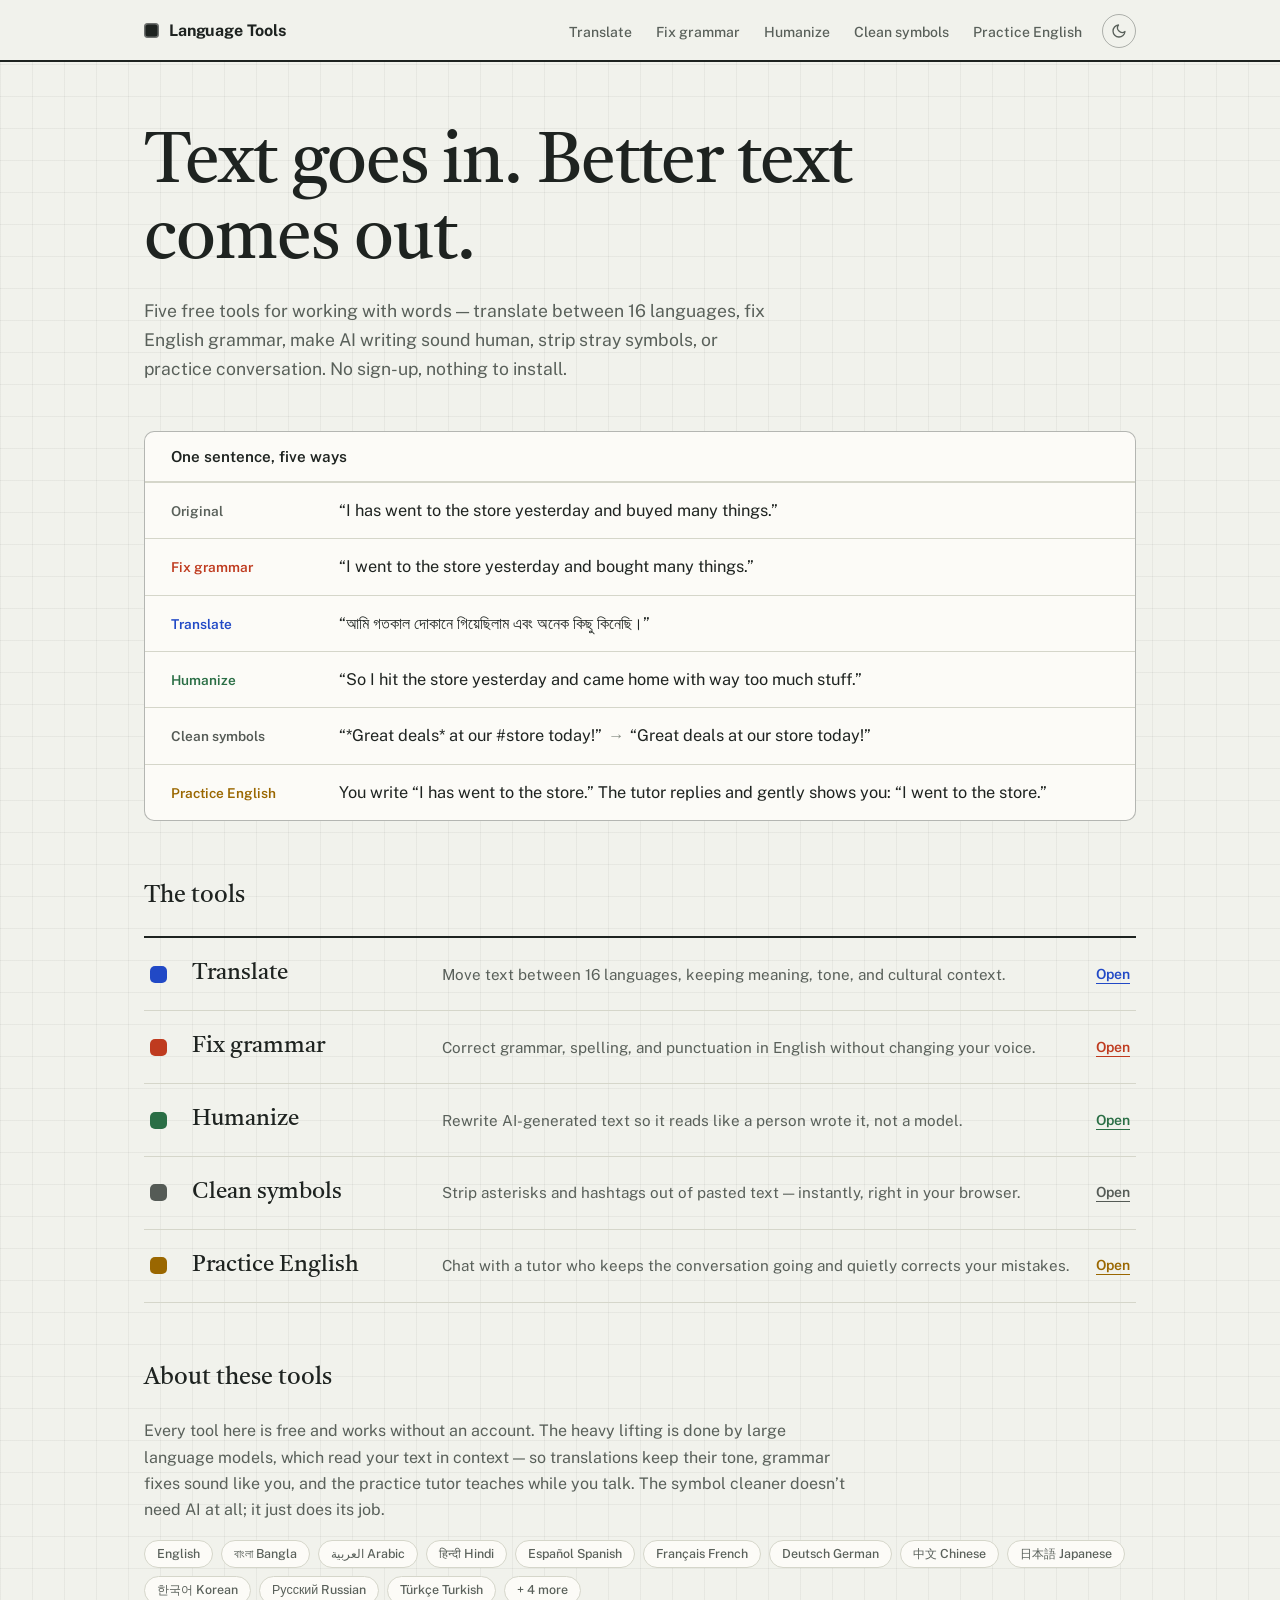
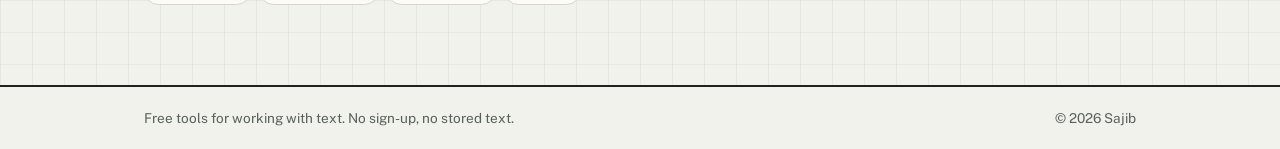
<file: public/index.html>
<!DOCTYPE html>
<html lang="en">

<head>
    <meta name="google-site-verification" content="a1sG3keunZPWV6rhBixmpvQE8-5QFB2cuCeWWYy7MCM" />
    <meta charset="UTF-8">
    <meta name="viewport" content="width=device-width, initial-scale=1.0">
    <title>Free AI Language Tools — Translate, Fix Grammar, Humanize Text, Practice English</title>
    <meta name="description" content="A free collection of AI language tools: translate between 16 languages, fix English grammar, humanize AI-generated text, strip unwanted symbols, and practice English conversation. No sign-up.">
    <meta name="author" content="Sajib">
    <meta name="robots" content="index, follow">
    <meta name="theme-color" content="#1E2320">

    <meta property="og:type" content="website">
    <meta property="og:url" content="https://translatedby-ai.netlify.app/">
    <meta property="og:title" content="Free AI Language Tools">
    <meta property="og:description" content="Translate, fix grammar, humanize AI text, clean symbols, and practice English — five free tools in one place.">
    <meta property="twitter:card" content="summary">
    <link rel="canonical" href="https://translatedby-ai.netlify.app/">

    <link rel="icon" href="data:image/svg+xml,%3Csvg xmlns='http://www.w3.org/2000/svg' viewBox='0 0 16 16'%3E%3Crect width='16' height='16' rx='3' fill='%231E2320'/%3E%3C/svg%3E">

    <script type="application/ld+json">
    {
      "@context": "https://schema.org",
      "@type": "ItemList",
      "name": "Free AI Language Tools",
      "description": "A free collection of AI language tools: translator, grammar fixer, AI text humanizer, symbol remover, and English conversation tutor.",
      "itemListElement": [
        { "@type": "ListItem", "position": 1, "name": "AI Language Translator", "url": "https://translatedby-ai.netlify.app/translate" },
        { "@type": "ListItem", "position": 2, "name": "AI Grammar Fixer", "url": "https://translatedby-ai.netlify.app/grammerfixer" },
        { "@type": "ListItem", "position": 3, "name": "AI Text Humanizer", "url": "https://translatedby-ai.netlify.app/humanize" },
        { "@type": "ListItem", "position": 4, "name": "Symbol Remover", "url": "https://translatedby-ai.netlify.app/sremover" },
        { "@type": "ListItem", "position": 5, "name": "English Conversation Tutor", "url": "https://translatedby-ai.netlify.app/chat" }
      ]
    }
    </script>

    <link rel="preconnect" href="https://fonts.googleapis.com">
    <link rel="preconnect" href="https://fonts.gstatic.com" crossorigin>
    <link href="https://fonts.googleapis.com/css2?family=Public+Sans:wght@400;500;600;700&family=Tiro+Bangla:ital@0;1&display=swap" rel="stylesheet">
    <script src="assets/site.js"></script>
    <link rel="stylesheet" href="assets/site.css">

    <style>
        .hub-masthead { padding-top: 24px; }

        .hub-masthead h1 {
            font-family: var(--font-display);
            font-weight: 400;
            font-size: clamp(2.6rem, 7vw, 4.4rem);
            line-height: 1.08;
            letter-spacing: -0.015em;
            margin: 0 0 18px;
            max-width: 12em;
        }

        .hub-masthead .lede {
            font-size: 1.1rem;
            color: var(--ink-soft);
            max-width: 36em;
            margin: 0;
        }

        /* ── Specimen: one sentence, five ways ── */

        .specimen {
            margin-top: 48px;
            background: var(--card);
            border: 1px solid color-mix(in srgb, var(--ink) 32%, transparent);
            border-radius: var(--radius);
            overflow: hidden;
        }

        .specimen-head {
            padding: 12px 26px;
            border-bottom: 1px solid var(--rule);
            font-weight: 600;
            font-size: 0.95rem;
        }

        .specimen-row {
            display: grid;
            grid-template-columns: 150px 1fr;
            gap: 18px;
            padding: 15px 26px;
            border-top: 1px solid var(--rule);
            align-items: baseline;
        }

        .specimen-row:first-of-type { border-top: none; }

        .specimen-row .who {
            font-size: 0.85rem;
            font-weight: 600;
        }

        .specimen-row .what {
            font-size: 1.02rem;
            line-height: 1.55;
        }

        .specimen-row .what .arrow {
            color: var(--ink-faint);
            margin: 0 6px;
        }

        @media (prefers-reduced-motion: no-preference) {
            .specimen-row { opacity: 0; animation: settle 0.5s ease forwards; }
            .specimen-row:nth-of-type(1) { animation-delay: 0.10s; }
            .specimen-row:nth-of-type(2) { animation-delay: 0.30s; }
            .specimen-row:nth-of-type(3) { animation-delay: 0.50s; }
            .specimen-row:nth-of-type(4) { animation-delay: 0.70s; }
            .specimen-row:nth-of-type(5) { animation-delay: 0.90s; }
            .specimen-row:nth-of-type(6) { animation-delay: 1.10s; }
            @keyframes settle {
                from { opacity: 0; transform: translateY(8px); }
                to   { opacity: 1; transform: translateY(0); }
            }
        }

        /* ── Catalog ledger ── */

        .ledger { border-top: 2px solid var(--ink); }

        .ledger-row {
            display: grid;
            grid-template-columns: 22px 230px 1fr auto;
            gap: 20px;
            align-items: center;
            padding: 22px 6px;
            border-bottom: 1px solid var(--rule);
            text-decoration: none;
            transition: background-color 0.15s;
        }

        .ledger-row:hover { background: var(--card); }

        .ledger-swatch {
            width: 17px;
            height: 17px;
            border-radius: 5px;
            background: var(--tool);
        }

        .ledger-name {
            font-family: var(--font-display);
            font-size: 1.45rem;
            line-height: 1.2;
        }

        .ledger-row:hover .ledger-name { text-decoration: underline; text-decoration-thickness: 2px; text-underline-offset: 5px; }

        .ledger-desc {
            color: var(--ink-soft);
            font-size: 0.95rem;
        }

        .ledger-open {
            font-size: 0.875rem;
            font-weight: 600;
            color: var(--tool);
            text-decoration: underline;
            text-underline-offset: 4px;
            white-space: nowrap;
        }

        .ledger-row:hover .ledger-open { text-decoration: none; }

        @media (max-width: 720px) {
            .ledger-row { grid-template-columns: 22px 1fr; }
            .ledger-desc { grid-column: 2; }
            .ledger-open { display: none; }
            .specimen-row { grid-template-columns: 1fr; gap: 4px; padding: 12px 18px; }
            .specimen-head { padding: 12px 18px; }
        }
    </style>
</head>

<body>

    <header class="topbar">
        <div class="topbar-inner">
            <a class="brand" href="/">
                <span class="brand-mark" aria-hidden="true"></span>
                Language Tools
            </a>
            <div class="topbar-right">
                <nav class="toolstrip" aria-label="Tools">
                    <a href="/translate" data-tool="translate">Translate</a>
                    <a href="/grammerfixer" data-tool="grammar">Fix grammar</a>
                    <a href="/humanize" data-tool="humanize">Humanize</a>
                    <a href="/sremover" data-tool="clean">Clean symbols</a>
                    <a href="/chat" data-tool="tutor">Practice English</a>
                </nav>
                <button class="theme-btn" type="button" data-theme-toggle aria-label="Switch to dark mode" title="Switch to dark mode">
                    <svg class="icon-moon" width="16" height="16" viewBox="0 0 24 24" fill="none" stroke="currentColor" stroke-width="2" stroke-linecap="round" stroke-linejoin="round" aria-hidden="true"><path d="M21 12.79A9 9 0 1 1 11.21 3 7 7 0 0 0 21 12.79z"></path></svg>
                    <svg class="icon-sun" width="16" height="16" viewBox="0 0 24 24" fill="none" stroke="currentColor" stroke-width="2" stroke-linecap="round" stroke-linejoin="round" aria-hidden="true"><circle cx="12" cy="12" r="5"></circle><line x1="12" y1="1" x2="12" y2="4"></line><line x1="12" y1="20" x2="12" y2="23"></line><line x1="4.22" y1="4.22" x2="6.34" y2="6.34"></line><line x1="17.66" y1="17.66" x2="19.78" y2="19.78"></line><line x1="1" y1="12" x2="4" y2="12"></line><line x1="20" y1="12" x2="23" y2="12"></line><line x1="4.22" y1="19.78" x2="6.34" y2="17.66"></line><line x1="17.66" y1="6.34" x2="19.78" y2="4.22"></line></svg>
                </button>
            </div>
        </div>
    </header>

    <main class="page">

        <div class="hub-masthead">
            <h1>Text goes in. Better text comes out.</h1>
            <p class="lede">
                Five free tools for working with words — translate between 16 languages,
                fix English grammar, make AI writing sound human, strip stray symbols,
                or practice conversation. No sign-up, nothing to install.
            </p>
        </div>

        <!-- One sentence, run through every tool -->
        <section class="specimen" aria-label="One sentence, five ways">
            <div class="specimen-head">One sentence, five ways</div>
            <div class="specimen-row">
                <span class="who" style="color: var(--ink-soft);">Original</span>
                <span class="what">“I has went to the store yesterday and buyed many things.”</span>
            </div>
            <div class="specimen-row" style="--tool: var(--ink-grammar);">
                <span class="who" style="color: var(--ink-grammar);">Fix grammar</span>
                <span class="what">“I went to the store yesterday and bought many things.”</span>
            </div>
            <div class="specimen-row" style="--tool: var(--ink-translate);">
                <span class="who" style="color: var(--ink-translate);">Translate</span>
                <span class="what" lang="bn">“আমি গতকাল দোকানে গিয়েছিলাম এবং অনেক কিছু কিনেছি।”</span>
            </div>
            <div class="specimen-row" style="--tool: var(--ink-humanize);">
                <span class="who" style="color: var(--ink-humanize);">Humanize</span>
                <span class="what">“So I hit the store yesterday and came home with way too much stuff.”</span>
            </div>
            <div class="specimen-row" style="--tool: var(--ink-clean);">
                <span class="who" style="color: var(--ink-clean);">Clean symbols</span>
                <span class="what">“*Great deals* at our #store today!”<span class="arrow">→</span>“Great deals at our store today!”</span>
            </div>
            <div class="specimen-row" style="--tool: var(--ink-tutor);">
                <span class="who" style="color: var(--ink-tutor);">Practice English</span>
                <span class="what">You write “I has went to the store.” The tutor replies and gently shows you: “I went to the store.”</span>
            </div>
        </section>

        <!-- Catalog -->
        <section class="section" aria-label="The tools">
            <h2>The tools</h2>
            <div class="ledger">
                <a class="ledger-row" href="/translate" style="--tool: var(--ink-translate);">
                    <span class="ledger-swatch" aria-hidden="true"></span>
                    <span class="ledger-name">Translate</span>
                    <span class="ledger-desc">Move text between 16 languages, keeping meaning, tone, and cultural context.</span>
                    <span class="ledger-open">Open</span>
                </a>
                <a class="ledger-row" href="/grammerfixer" style="--tool: var(--ink-grammar);">
                    <span class="ledger-swatch" aria-hidden="true"></span>
                    <span class="ledger-name">Fix grammar</span>
                    <span class="ledger-desc">Correct grammar, spelling, and punctuation in English without changing your voice.</span>
                    <span class="ledger-open">Open</span>
                </a>
                <a class="ledger-row" href="/humanize" style="--tool: var(--ink-humanize);">
                    <span class="ledger-swatch" aria-hidden="true"></span>
                    <span class="ledger-name">Humanize</span>
                    <span class="ledger-desc">Rewrite AI-generated text so it reads like a person wrote it, not a model.</span>
                    <span class="ledger-open">Open</span>
                </a>
                <a class="ledger-row" href="/sremover" style="--tool: var(--ink-clean);">
                    <span class="ledger-swatch" aria-hidden="true"></span>
                    <span class="ledger-name">Clean symbols</span>
                    <span class="ledger-desc">Strip asterisks and hashtags out of pasted text — instantly, right in your browser.</span>
                    <span class="ledger-open">Open</span>
                </a>
                <a class="ledger-row" href="/chat" style="--tool: var(--ink-tutor);">
                    <span class="ledger-swatch" aria-hidden="true"></span>
                    <span class="ledger-name">Practice English</span>
                    <span class="ledger-desc">Chat with a tutor who keeps the conversation going and quietly corrects your mistakes.</span>
                    <span class="ledger-open">Open</span>
                </a>
            </div>
        </section>

        <section class="section" aria-label="About these tools">
            <h2>About these tools</h2>
            <div class="prose">
                <p>
                    Every tool here is free and works without an account. The heavy lifting is done
                    by large language models, which read your text in context — so translations keep
                    their tone, grammar fixes sound like you, and the practice tutor teaches while
                    you talk. The symbol cleaner doesn’t need AI at all; it just does its job.
                </p>
            </div>
            <ul class="chips" aria-label="Languages supported by the translator">
                <li>English</li>
                <li>বাংলা Bangla</li>
                <li>العربية Arabic</li>
                <li>हिन्दी Hindi</li>
                <li>Español Spanish</li>
                <li>Français French</li>
                <li>Deutsch German</li>
                <li>中文 Chinese</li>
                <li>日本語 Japanese</li>
                <li>한국어 Korean</li>
                <li>Русский Russian</li>
                <li>Türkçe Turkish</li>
                <li>+ 4 more</li>
            </ul>
        </section>

    </main>

    <footer class="foot">
        <div class="foot-inner">
            <span>Free tools for working with text. No sign-up, no stored text.</span>
            <span>© 2026 Sajib</span>
        </div>
    </footer>

</body>
</html>
</file>
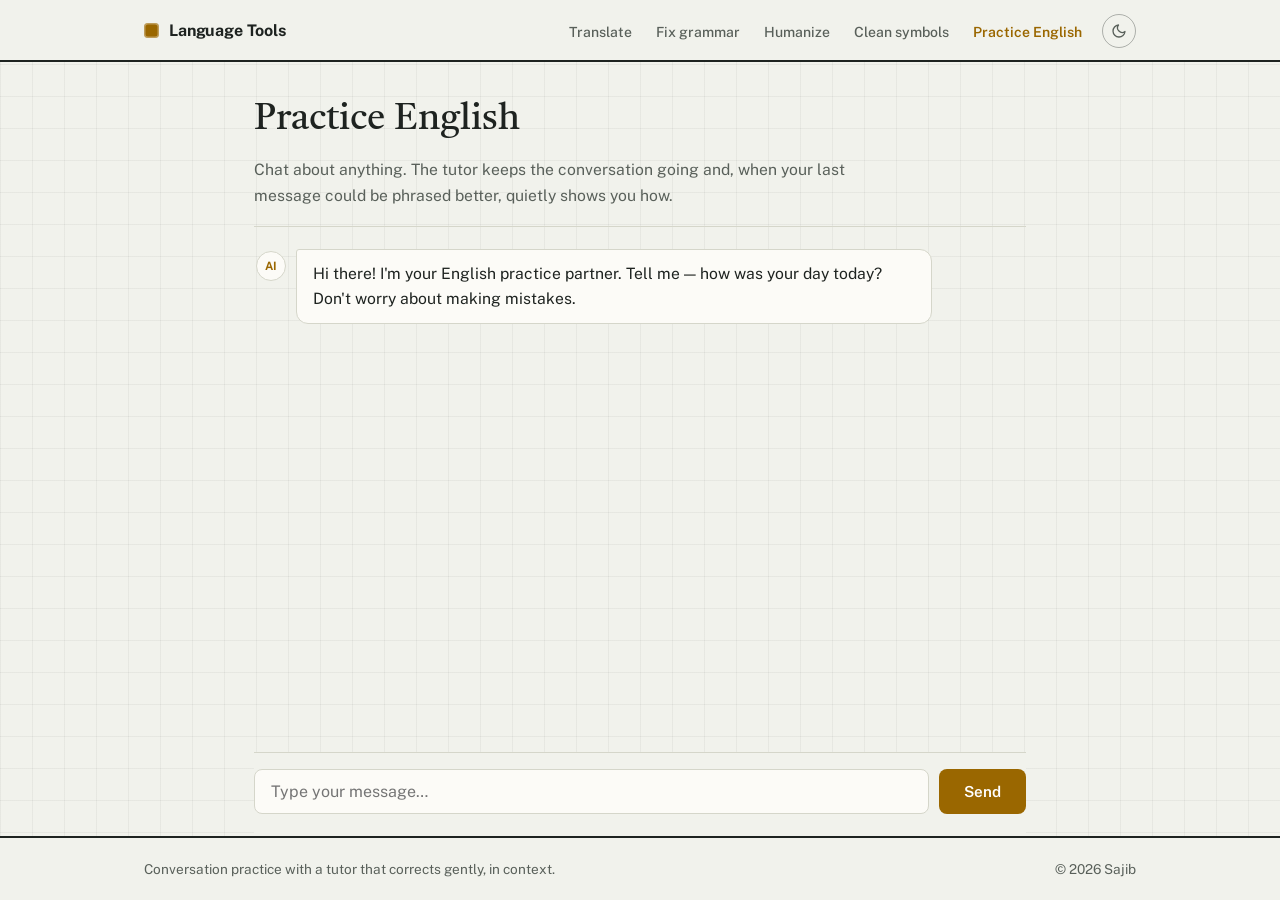
<file: public/chat.html>
<!DOCTYPE html>
<html lang="en">

<head>
    <meta charset="UTF-8">
    <meta name="viewport" content="width=device-width, initial-scale=1.0">

    <title>English Conversation Tutor – Free AI Chat Practice Partner</title>
    <meta name="description" content="Practice English conversation with a free AI tutor. Chat naturally, and get gentle corrections, better phrasings, and explanations as you go. No sign-up.">
    <meta name="author" content="Sajib">
    <meta name="robots" content="index, follow">
    <meta name="theme-color" content="#9A6700">

    <meta property="og:type" content="website">
    <meta property="og:url" content="https://translatedby-ai.netlify.app/chat">
    <meta property="og:title" content="English Conversation Tutor">
    <meta property="og:description" content="Practice English conversation with a free AI tutor that quietly corrects your mistakes.">
    <meta property="twitter:card" content="summary">
    <link rel="canonical" href="https://translatedby-ai.netlify.app/chat">

    <link rel="icon" href="data:image/svg+xml,%3Csvg xmlns='http://www.w3.org/2000/svg' viewBox='0 0 16 16'%3E%3Crect width='16' height='16' rx='3' fill='%239A6700'/%3E%3C/svg%3E">

    <link rel="preconnect" href="https://fonts.googleapis.com">
    <link rel="preconnect" href="https://fonts.gstatic.com" crossorigin>
    <link href="https://fonts.googleapis.com/css2?family=Public+Sans:wght@400;500;600;700&family=Tiro+Bangla:ital@0;1&display=swap" rel="stylesheet">
    <script src="assets/site.js"></script>
    <link rel="stylesheet" href="assets/site.css">

    <style>
        :root { --tool: var(--ink-tutor); --tool-solid: var(--solid-tutor); }

        .chat-layout {
            flex: 1;
            display: flex;
            flex-direction: column;
            width: 100%;
            max-width: 820px;
            margin: 0 auto;
            padding: 0 24px;
            min-height: 0; /* let the message list shrink inside flex */
        }

        .chat-masthead {
            padding: 28px 0 18px;
            border-bottom: 1px solid var(--rule);
        }

        .chat-masthead h1 {
            font-family: var(--font-display);
            font-weight: 400;
            font-size: clamp(1.7rem, 4vw, 2.3rem);
            margin: 0 0 6px;
        }

        .chat-masthead p {
            margin: 0;
            color: var(--ink-soft);
            font-size: 0.98rem;
            max-width: 40em;
        }

        /* Message list */
        #chat-container {
            flex: 1;
            overflow-y: auto;
            padding: 22px 2px;
            display: flex;
            flex-direction: column;
            gap: 14px;
            scrollbar-width: thin;
        }

        .msg-row {
            display: flex;
            gap: 10px;
            max-width: 88%;
        }

        .msg-row.user { align-self: flex-end; flex-direction: row-reverse; }

        .msg-avatar {
            width: 30px;
            height: 30px;
            border-radius: 50%;
            flex-shrink: 0;
            display: flex;
            align-items: center;
            justify-content: center;
            font-size: 0.72rem;
            font-weight: 700;
            letter-spacing: 0.02em;
            border: 1.5px solid var(--rule);
            background: var(--card);
            color: var(--tool);
            margin-top: 2px;
        }

        .msg-row.user .msg-avatar { background: var(--ink); color: var(--paper); border-color: var(--ink); }

        .msg-bubble {
            border-radius: 12px;
            padding: 12px 16px;
            font-size: 0.98rem;
            line-height: 1.55;
        }

        .msg-row.tutor .msg-bubble {
            background: var(--card);
            border: 1px solid var(--rule);
            border-top-left-radius: 3px;
        }

        .msg-row.user .msg-bubble {
            background: var(--tool-solid);
            color: #fff;
            border-top-right-radius: 3px;
        }

        /* Correction card inside tutor bubbles */
        .correction {
            margin-top: 12px;
            border-top: 1px dashed color-mix(in srgb, var(--tool) 40%, var(--rule));
            padding-top: 10px;
            font-size: 0.88rem;
        }

        .correction .c-label {
            font-weight: 700;
            color: var(--tool);
            font-size: 0.8rem;
        }

        .correction .c-block { margin-top: 7px; }

        .correction .c-q {
            font-size: 0.76rem;
            font-weight: 600;
            color: var(--ink-faint);
            margin-bottom: 2px;
        }

        .correction .c-fixed {
            font-family: var(--font-display);
            font-size: 1rem;
        }

        .correction .c-why { color: var(--ink-soft); }

        .correction ul { margin: 2px 0 0; padding-left: 18px; }
        .correction li { font-style: italic; color: var(--ink-soft); }

        /* Typing dots */
        .typing { display: flex; gap: 5px; padding: 4px 0; }

        .typing span {
            width: 7px;
            height: 7px;
            border-radius: 50%;
            background: var(--ink-faint);
            animation: bounce 1s infinite;
        }

        .typing span:nth-child(2) { animation-delay: 0.15s; }
        .typing span:nth-child(3) { animation-delay: 0.3s; }

        @keyframes bounce {
            0%, 60%, 100% { transform: translateY(0); opacity: 0.5; }
            30% { transform: translateY(-5px); opacity: 1; }
        }

        /* Input bar */
        .chat-input-bar {
            border-top: 1px solid var(--rule);
            padding: 16px 0 22px;
            background: var(--paper);
        }

        #chat-form {
            display: flex;
            gap: 10px;
        }

        #user-input {
            flex: 1;
            font-family: var(--font-body);
            font-size: 1rem;
            color: var(--ink);
            background: var(--card);
            border: 1px solid var(--rule);
            border-radius: 8px;
            padding: 12px 16px;
        }

        #user-input:focus {
            outline: none;
            border-color: var(--tool);
            box-shadow: 0 0 0 3px color-mix(in srgb, var(--tool) 15%, transparent);
        }

        #user-input:disabled { opacity: 0.6; }

        @media (max-width: 640px) {
            .msg-row { max-width: 100%; }
        }
    </style>
</head>

<body>

    <header class="topbar">
        <div class="topbar-inner">
            <a class="brand" href="/">
                <span class="brand-mark" aria-hidden="true"></span>
                Language Tools
            </a>
            <div class="topbar-right">
                <nav class="toolstrip" aria-label="Tools">
                    <a href="/translate">Translate</a>
                    <a href="/grammerfixer">Fix grammar</a>
                    <a href="/humanize">Humanize</a>
                    <a href="/sremover">Clean symbols</a>
                    <a href="/chat" class="is-here">Practice English</a>
                </nav>
                <button class="theme-btn" type="button" data-theme-toggle aria-label="Switch to dark mode" title="Switch to dark mode">
                    <svg class="icon-moon" width="16" height="16" viewBox="0 0 24 24" fill="none" stroke="currentColor" stroke-width="2" stroke-linecap="round" stroke-linejoin="round" aria-hidden="true"><path d="M21 12.79A9 9 0 1 1 11.21 3 7 7 0 0 0 21 12.79z"></path></svg>
                    <svg class="icon-sun" width="16" height="16" viewBox="0 0 24 24" fill="none" stroke="currentColor" stroke-width="2" stroke-linecap="round" stroke-linejoin="round" aria-hidden="true"><circle cx="12" cy="12" r="5"></circle><line x1="12" y1="1" x2="12" y2="4"></line><line x1="12" y1="20" x2="12" y2="23"></line><line x1="4.22" y1="4.22" x2="6.34" y2="6.34"></line><line x1="17.66" y1="17.66" x2="19.78" y2="19.78"></line><line x1="1" y1="12" x2="4" y2="12"></line><line x1="20" y1="12" x2="23" y2="12"></line><line x1="4.22" y1="19.78" x2="6.34" y2="17.66"></line><line x1="17.66" y1="6.34" x2="19.78" y2="4.22"></line></svg>
                </button>
            </div>
        </div>
    </header>

    <div class="chat-layout">

        <div class="chat-masthead">
            <h1>Practice English</h1>
            <p>
                Chat about anything. The tutor keeps the conversation going and, when your last
                message could be phrased better, quietly shows you how.
            </p>
        </div>

        <main id="chat-container" aria-label="Conversation with the English tutor">
            <div class="msg-row tutor">
                <div class="msg-avatar" aria-hidden="true">AI</div>
                <div class="msg-bubble">
                    Hi there! I'm your English practice partner. Tell me — how was your day today?
                    Don't worry about making mistakes.
                </div>
            </div>
        </main>

        <div class="chat-input-bar">
            <form id="chat-form">
                <input type="text" id="user-input" placeholder="Type your message…" autocomplete="off"
                    aria-label="Your message" required />
                <button type="submit" id="send-btn" class="btn btn-primary">Send</button>
            </form>
        </div>

    </div>

    <footer class="foot">
        <div class="foot-inner">
            <span>Conversation practice with a tutor that corrects gently, in context.</span>
            <span>© 2026 Sajib</span>
        </div>
    </footer>

    <script>
        const messages = [];

        const chatContainer = document.getElementById("chat-container");
        const chatForm = document.getElementById("chat-form");
        const userInput = document.getElementById("user-input");
        const sendBtn = document.getElementById("send-btn");

        function scrollToBottom() {
            chatContainer.scrollTo({ top: chatContainer.scrollHeight, behavior: 'smooth' });
        }

        function appendUserMessage(text) {
            const wrapper = document.createElement("div");
            wrapper.className = "msg-row user";
            wrapper.innerHTML = `
                <div class="msg-avatar" aria-hidden="true">You</div>
                <div class="msg-bubble">${escapeHTML(text)}</div>
            `;
            chatContainer.appendChild(wrapper);
            scrollToBottom();
        }

        function appendTutorMessage(reply, correction) {
            const wrapper = document.createElement("div");
            wrapper.className = "msg-row tutor";

            let correctionHTML = "";
            if (correction) {
                const alternativesHTML = correction.alternatives
                    .map(alt => `<li>“${escapeHTML(alt)}”</li>`)
                    .join("");

                correctionHTML = `
                    <div class="correction">
                        <span class="c-label">A better way to say it</span>
                        <div class="c-block">
                            <p class="c-fixed">“${escapeHTML(correction.corrected)}”</p>
                        </div>
                        <div class="c-block">
                            <p class="c-q">Why</p>
                            <p class="c-why">${escapeHTML(correction.explanation)}</p>
                        </div>
                        ${alternativesHTML ? `
                        <div class="c-block">
                            <p class="c-q">You could also say</p>
                            <ul>${alternativesHTML}</ul>
                        </div>` : ""}
                    </div>
                `;
            }

            wrapper.innerHTML = `
                <div class="msg-avatar" aria-hidden="true">AI</div>
                <div class="msg-bubble">
                    <p style="margin: 0;">${escapeHTML(reply)}</p>
                    ${correctionHTML}
                </div>
            `;
            chatContainer.appendChild(wrapper);
            scrollToBottom();
        }

        function appendLoadingIndicator() {
            const wrapper = document.createElement("div");
            wrapper.id = "loading-indicator";
            wrapper.className = "msg-row tutor";
            wrapper.innerHTML = `
                <div class="msg-avatar" aria-hidden="true">AI</div>
                <div class="msg-bubble">
                    <div class="typing" role="status" aria-label="The tutor is typing">
                        <span></span><span></span><span></span>
                    </div>
                </div>
            `;
            chatContainer.appendChild(wrapper);
            scrollToBottom();
        }

        function removeLoadingIndicator() {
            const loader = document.getElementById("loading-indicator");
            if (loader) loader.remove();
        }

        function escapeHTML(str) {
            return str.replace(/[&<>'"]/g,
                tag => ({ '&': '&amp;', '<': '&lt;', '>': '&gt;', "'": '&#39;', '"': '&quot;' }[tag] || tag)
            );
        }

        chatForm.addEventListener("submit", async (e) => {
            e.preventDefault();
            const text = userInput.value.trim();
            if (!text) return;

            appendUserMessage(text);
            messages.push({ role: "user", content: text });
            userInput.value = "";

            userInput.disabled = true;
            sendBtn.disabled = true;
            appendLoadingIndicator();

            try {
                const response = await fetch("/.netlify/functions/chat", {
                    method: "POST",
                    headers: { "Content-Type": "application/json" },
                    body: JSON.stringify({ messages })
                });

                if (!response.ok) throw new Error("Network request failed");

                const data = await response.json();
                removeLoadingIndicator();

                appendTutorMessage(data.reply, data.correction);
                messages.push({ role: "assistant", content: data.reply });

            } catch (err) {
                console.error(err);
                removeLoadingIndicator();
                appendTutorMessage("Sorry, I ran into a connection error. Please try sending your message again.", null);
            } finally {
                userInput.disabled = false;
                sendBtn.disabled = false;
                userInput.focus();
            }
        });
    </script>
</body>
</html>
</file>
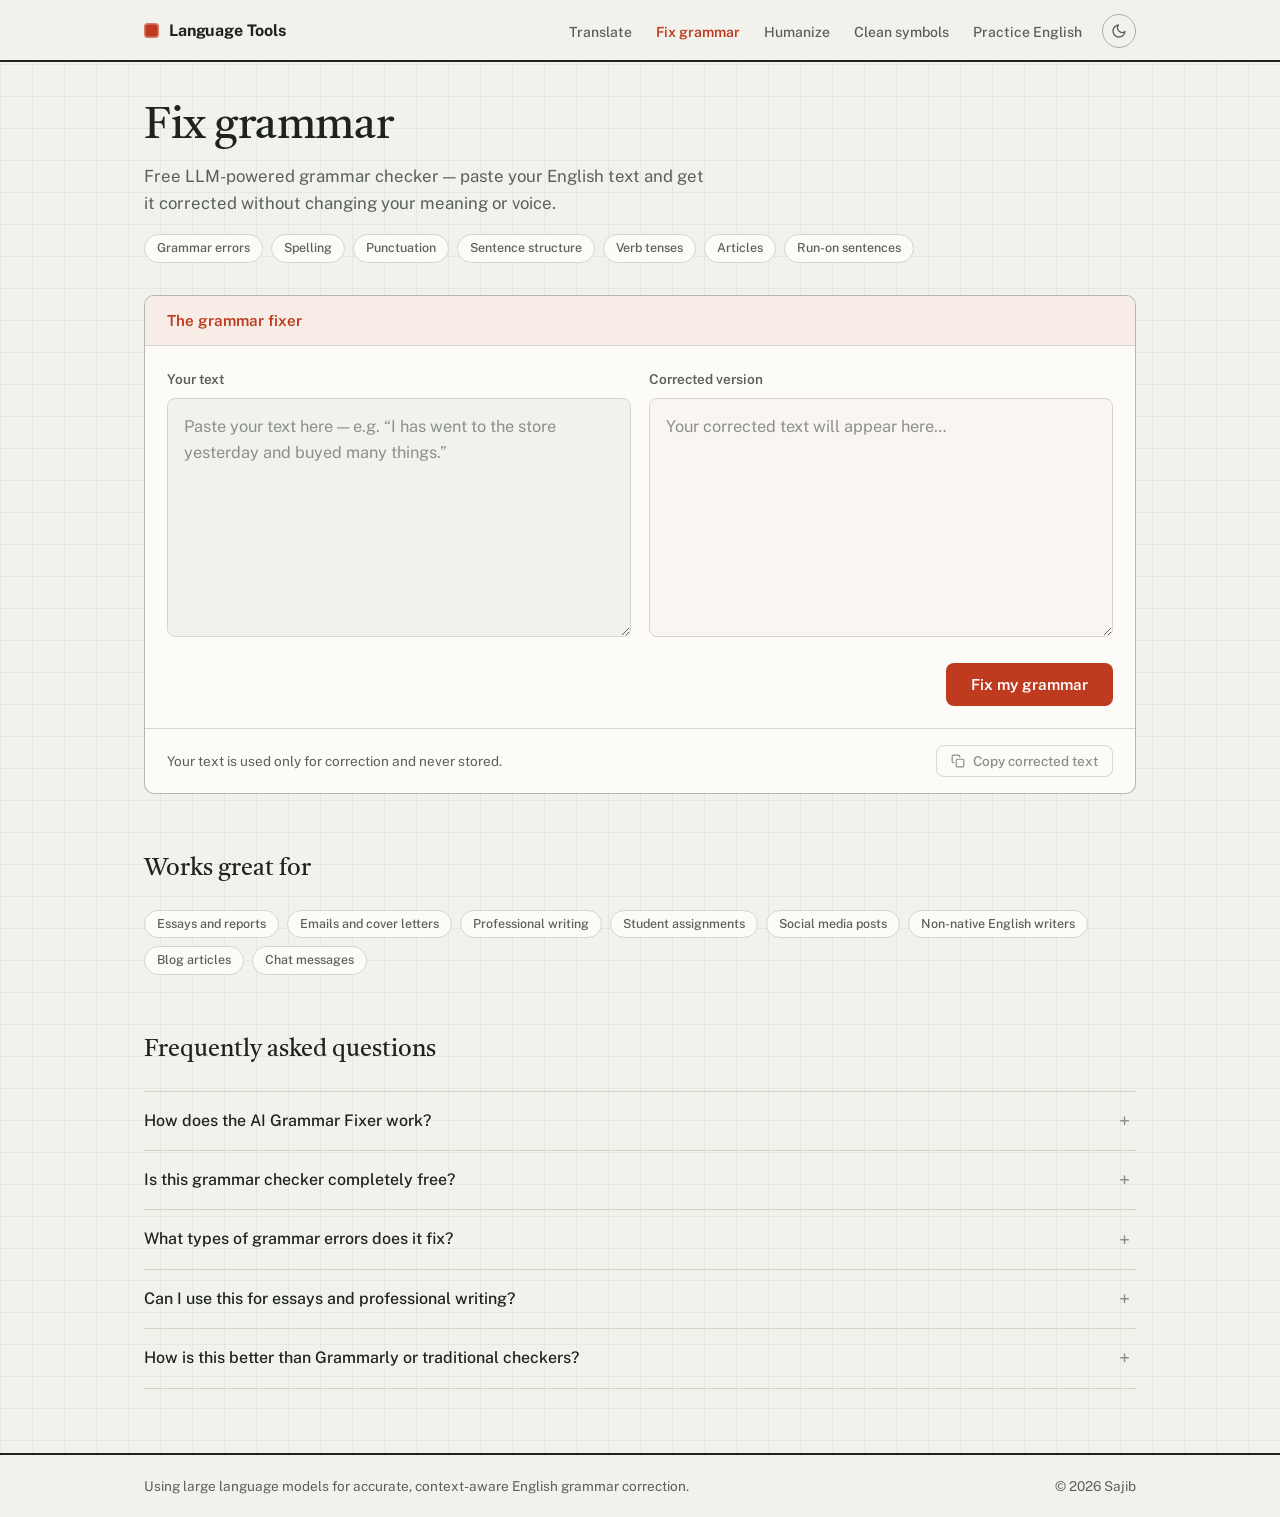
<file: public/grammerfixer.html>
<!DOCTYPE html>
<html lang="en">

<head>
    <meta charset="UTF-8">
    <meta name="viewport" content="width=device-width, initial-scale=1.0">

    <title>AI Grammar Fixer – Free Online Grammar Checker & Corrector | Fix English Grammar Instantly</title>
    <meta name="description" content="Free AI-powered grammar fixer and checker. Instantly correct English grammar, spelling, punctuation, and sentence structure with our advanced LLM tool. No sign-up required.">
    <meta name="keywords" content="AI grammar fixer, free grammar checker, grammar corrector online, English grammar correction, fix grammar online, grammar check free, AI grammar tool, sentence corrector, spelling checker, punctuation fixer, writing assistant, grammar improvement">
    <meta name="author" content="Sajib">
    <meta name="robots" content="index, follow">
    <meta name="theme-color" content="#BF3B1F">

    <!-- Open Graph -->
    <meta property="og:type" content="website">
    <meta property="og:url" content="https://translatedby-ai.netlify.app/grammerfixer">
    <meta property="og:title" content="AI Grammar Fixer – Free Online Grammar Checker & Corrector">
    <meta property="og:description" content="Fix grammar, spelling, and punctuation errors instantly with our free AI-powered grammar checker. No account needed.">
    <meta property="og:image" content="https://translatedby-ai.netlify.app/og-image.jpg">

    <!-- Twitter Card -->
    <meta property="twitter:card" content="summary_large_image">
    <meta property="twitter:url" content="https://translatedby-ai.netlify.app/grammerfixer">
    <meta property="twitter:title" content="AI Grammar Fixer – Free Grammar Checker & Corrector">
    <meta property="twitter:description" content="Instantly fix English grammar, spelling, and punctuation with free AI. No sign-up needed.">
    <meta property="twitter:image" content="https://translatedby-ai.netlify.app/og-image.jpg">

    <link rel="canonical" href="https://translatedby-ai.netlify.app/grammerfixer">

    <link rel="icon" href="data:image/svg+xml,%3Csvg xmlns='http://www.w3.org/2000/svg' viewBox='0 0 16 16'%3E%3Crect width='16' height='16' rx='3' fill='%23BF3B1F'/%3E%3C/svg%3E">

    <!-- SCHEMA: SoftwareApplication + FAQPage -->
    <script type="application/ld+json">
    {
      "@context": "https://schema.org",
      "@type": "SoftwareApplication",
      "name": "AI Grammar Fixer",
      "url": "https://translatedby-ai.netlify.app/grammerfixer",
      "applicationCategory": "UtilitiesApplication",
      "operatingSystem": "Web",
      "description": "Free AI-powered grammar fixer that uses large language models to instantly correct English grammar, spelling, punctuation, and sentence structure.",
      "offers": {
        "@type": "Offer",
        "price": "0",
        "priceCurrency": "USD"
      },
      "featureList": [
        "Grammar correction",
        "Spelling correction",
        "Punctuation fixer",
        "Sentence structure improvement",
        "Copy corrected text to clipboard",
        "No sign-up required",
        "Powered by LLM"
      ]
    }
    </script>

    <script type="application/ld+json">
    {
      "@context": "https://schema.org",
      "@type": "FAQPage",
      "mainEntity": [
        {
          "@type": "Question",
          "name": "How does the AI Grammar Fixer work?",
          "acceptedAnswer": {
            "@type": "Answer",
            "text": "The AI Grammar Fixer uses a large language model (LLM) to analyze your text and correct grammar, spelling, punctuation, and sentence structure errors. It understands context, making corrections that sound natural rather than robotic."
          }
        },
        {
          "@type": "Question",
          "name": "Is this grammar checker free?",
          "acceptedAnswer": {
            "@type": "Answer",
            "text": "Yes, the AI Grammar Fixer is completely free to use. No account, subscription, or payment is required."
          }
        },
        {
          "@type": "Question",
          "name": "What types of errors does the AI Grammar Fixer correct?",
          "acceptedAnswer": {
            "@type": "Answer",
            "text": "It corrects a wide range of errors including subject-verb agreement, verb tenses, article usage (a/an/the), spelling mistakes, punctuation errors, run-on sentences, sentence fragments, and awkward phrasing."
          }
        },
        {
          "@type": "Question",
          "name": "Can I use this grammar fixer for essays or professional writing?",
          "acceptedAnswer": {
            "@type": "Answer",
            "text": "Yes. The AI Grammar Fixer works well for essays, emails, professional documents, social media posts, and everyday writing. It preserves your original meaning while improving clarity and correctness."
          }
        },
        {
          "@type": "Question",
          "name": "How is AI grammar correction better than traditional grammar checkers?",
          "acceptedAnswer": {
            "@type": "Answer",
            "text": "Traditional grammar checkers use fixed rules and often miss context-dependent errors or flag correct sentences as wrong. AI grammar correction uses language models that understand context, tone, and nuance — delivering more accurate and natural corrections."
          }
        }
      ]
    }
    </script>

    <link rel="preconnect" href="https://fonts.googleapis.com">
    <link rel="preconnect" href="https://fonts.gstatic.com" crossorigin>
    <link href="https://fonts.googleapis.com/css2?family=Public+Sans:wght@400;500;600;700&family=Tiro+Bangla:ital@0;1&display=swap" rel="stylesheet">
    <script src="assets/site.js"></script>
    <link rel="stylesheet" href="assets/site.css">

    <style>
        :root { --tool: var(--ink-grammar); --tool-solid: var(--solid-grammar); }

        .fix-grid {
            display: grid;
            grid-template-columns: 1fr 1fr;
            gap: 18px;
        }

        textarea.field { min-height: 220px; }

        .tool-actions {
            display: flex;
            align-items: center;
            justify-content: space-between;
            gap: 14px;
            flex-wrap: wrap;
            margin-top: 18px;
        }

        @media (max-width: 720px) {
            .fix-grid { grid-template-columns: 1fr; }
            textarea.field { min-height: 150px; }
            .tool-actions .btn { width: 100%; }
        }
    </style>
</head>

<body>

    <header class="topbar">
        <div class="topbar-inner">
            <a class="brand" href="/">
                <span class="brand-mark" aria-hidden="true"></span>
                Language Tools
            </a>
            <div class="topbar-right">
                <nav class="toolstrip" aria-label="Tools">
                    <a href="/translate">Translate</a>
                    <a href="/grammerfixer" class="is-here">Fix grammar</a>
                    <a href="/humanize">Humanize</a>
                    <a href="/sremover">Clean symbols</a>
                    <a href="/chat">Practice English</a>
                </nav>
                <button class="theme-btn" type="button" data-theme-toggle aria-label="Switch to dark mode" title="Switch to dark mode">
                    <svg class="icon-moon" width="16" height="16" viewBox="0 0 24 24" fill="none" stroke="currentColor" stroke-width="2" stroke-linecap="round" stroke-linejoin="round" aria-hidden="true"><path d="M21 12.79A9 9 0 1 1 11.21 3 7 7 0 0 0 21 12.79z"></path></svg>
                    <svg class="icon-sun" width="16" height="16" viewBox="0 0 24 24" fill="none" stroke="currentColor" stroke-width="2" stroke-linecap="round" stroke-linejoin="round" aria-hidden="true"><circle cx="12" cy="12" r="5"></circle><line x1="12" y1="1" x2="12" y2="4"></line><line x1="12" y1="20" x2="12" y2="23"></line><line x1="4.22" y1="4.22" x2="6.34" y2="6.34"></line><line x1="17.66" y1="17.66" x2="19.78" y2="19.78"></line><line x1="1" y1="12" x2="4" y2="12"></line><line x1="20" y1="12" x2="23" y2="12"></line><line x1="4.22" y1="19.78" x2="6.34" y2="17.66"></line><line x1="17.66" y1="6.34" x2="19.78" y2="4.22"></line></svg>
                </button>
            </div>
        </div>
    </header>

    <main class="page">

        <div class="masthead">
            <h1>Fix grammar</h1>
            <p class="lede">
                Free LLM-powered grammar checker — paste your English text and get it corrected
                without changing your meaning or voice.
            </p>
            <ul class="chips" aria-label="What gets fixed">
                <li>Grammar errors</li>
                <li>Spelling</li>
                <li>Punctuation</li>
                <li>Sentence structure</li>
                <li>Verb tenses</li>
                <li>Articles</li>
                <li>Run-on sentences</li>
            </ul>
        </div>

        <section class="instrument" role="main" aria-label="Grammar correction tool">
            <div class="instrument-head">The grammar fixer</div>
            <div class="instrument-body">
                <div class="fix-grid">
                    <div>
                        <label class="field-label" for="inputText">Your text</label>
                        <textarea id="inputText" class="field" rows="8"
                            placeholder="Paste your text here — e.g. “I has went to the store yesterday and buyed many things.”"
                            aria-label="Text to grammar check"></textarea>
                    </div>
                    <div>
                        <label class="field-label" for="outputText">Corrected version</label>
                        <textarea id="outputText" class="field" rows="8" readonly
                            placeholder="Your corrected text will appear here…"
                            aria-label="Corrected text output"></textarea>
                    </div>
                </div>

                <div class="tool-actions">
                    <p id="status" class="status" role="status" aria-live="polite"></p>
                    <button class="btn btn-primary" id="fixBtn">Fix my grammar</button>
                </div>
            </div>
            <div class="instrument-foot">
                <span style="font-size: 0.85rem; color: var(--ink-soft);">Your text is used only for correction and never stored.</span>
                <button class="btn btn-ghost btn-sm" id="copyBtn" disabled>
                    <svg width="14" height="14" viewBox="0 0 24 24" fill="none" stroke="currentColor"
                        stroke-width="2" stroke-linecap="round" stroke-linejoin="round" aria-hidden="true">
                        <rect x="9" y="9" width="13" height="13" rx="2" ry="2"></rect>
                        <path d="M5 15H4a2 2 0 0 1-2-2V4a2 2 0 0 1 2-2h9a2 2 0 0 1 2 2v1"></path>
                    </svg>
                    <span id="copyLabel">Copy corrected text</span>
                </button>
            </div>
        </section>

        <section class="section" aria-label="What this tool is good at">
            <h2>Works great for</h2>
            <ul class="chips">
                <li>Essays and reports</li>
                <li>Emails and cover letters</li>
                <li>Professional writing</li>
                <li>Student assignments</li>
                <li>Social media posts</li>
                <li>Non-native English writers</li>
                <li>Blog articles</li>
                <li>Chat messages</li>
            </ul>
        </section>

        <section class="section" aria-label="Frequently asked questions">
            <h2>Frequently asked questions</h2>

            <details class="faq-item">
                <summary>How does the AI Grammar Fixer work?</summary>
                <div class="faq-answer">
                    It uses a large language model to analyze your text in full context and correct
                    grammar, spelling, punctuation, and sentence structure. Unlike rule-based tools,
                    it understands meaning — so corrections sound natural, not robotic.
                </div>
            </details>
            <details class="faq-item">
                <summary>Is this grammar checker completely free?</summary>
                <div class="faq-answer">
                    Yes, completely free. No account, subscription, or payment is required — open the
                    page and start fixing your grammar instantly.
                </div>
            </details>
            <details class="faq-item">
                <summary>What types of grammar errors does it fix?</summary>
                <div class="faq-answer">
                    Subject-verb agreement, verb tenses, article usage (a/an/the), spelling,
                    punctuation, run-on sentences, sentence fragments, word order, and awkward
                    phrasing — covering virtually all common English grammar mistakes.
                </div>
            </details>
            <details class="faq-item">
                <summary>Can I use this for essays and professional writing?</summary>
                <div class="faq-answer">
                    Absolutely. It works well for essays, emails, cover letters, reports, and business
                    documents. The AI preserves your original meaning and voice while improving
                    grammatical correctness and clarity.
                </div>
            </details>
            <details class="faq-item">
                <summary>How is this better than Grammarly or traditional checkers?</summary>
                <div class="faq-answer">
                    Traditional checkers apply fixed grammatical rules and often flag correct sentences
                    as wrong or miss context-dependent errors. This tool uses a language model that
                    reads the full sentence for meaning, making corrections that are both accurate and
                    natural-sounding. And it is free with no paywall.
                </div>
            </details>
        </section>

    </main>

    <footer class="foot">
        <div class="foot-inner">
            <span>Using large language models for accurate, context-aware English grammar correction.</span>
            <span>© 2026 Sajib</span>
        </div>
    </footer>

    <script>
        document.addEventListener('DOMContentLoaded', () => {
            const inputText = document.getElementById('inputText');
            const outputText = document.getElementById('outputText');
            const fixBtn = document.getElementById('fixBtn');
            const copyBtn = document.getElementById('copyBtn');
            const copyLabel = document.getElementById('copyLabel');
            const status = document.getElementById('status');

            fixBtn.addEventListener('click', async () => {
                const text = inputText.value.trim();
                if (!text) {
                    status.textContent = 'Please paste some text first.';
                    status.className = 'status err';
                    return;
                }

                fixBtn.disabled = true;
                fixBtn.innerHTML = 'Fixing<span class="spinner"></span>';
                status.textContent = '';
                status.className = 'status';

                try {
                    const response = await fetch('/.netlify/functions/grammar', {
                        method: 'POST',
                        headers: { 'Content-Type': 'application/json' },
                        body: JSON.stringify({ text })
                    });

                    const data = await response.json();
                    if (!response.ok) throw new Error(data.error || 'Correction failed');

                    outputText.value = data.corrected;
                    status.textContent = 'Corrected — check the right panel.';
                    status.className = 'status ok';
                    copyBtn.disabled = false;
                } catch (error) {
                    console.error('Grammar fix error:', error);
                    status.textContent = 'Something went wrong. Please try again.';
                    status.className = 'status err';
                } finally {
                    fixBtn.disabled = false;
                    fixBtn.textContent = 'Fix my grammar';
                }
            });

            copyBtn.addEventListener('click', async () => {
                if (!outputText.value) return;
                try {
                    await navigator.clipboard.writeText(outputText.value);
                    copyLabel.textContent = 'Copied';
                    setTimeout(() => { copyLabel.textContent = 'Copy corrected text'; }, 2000);
                } catch (err) {
                    console.error('Failed to copy text:', err);
                }
            });
        });
    </script>
</body>
</html>
</file>
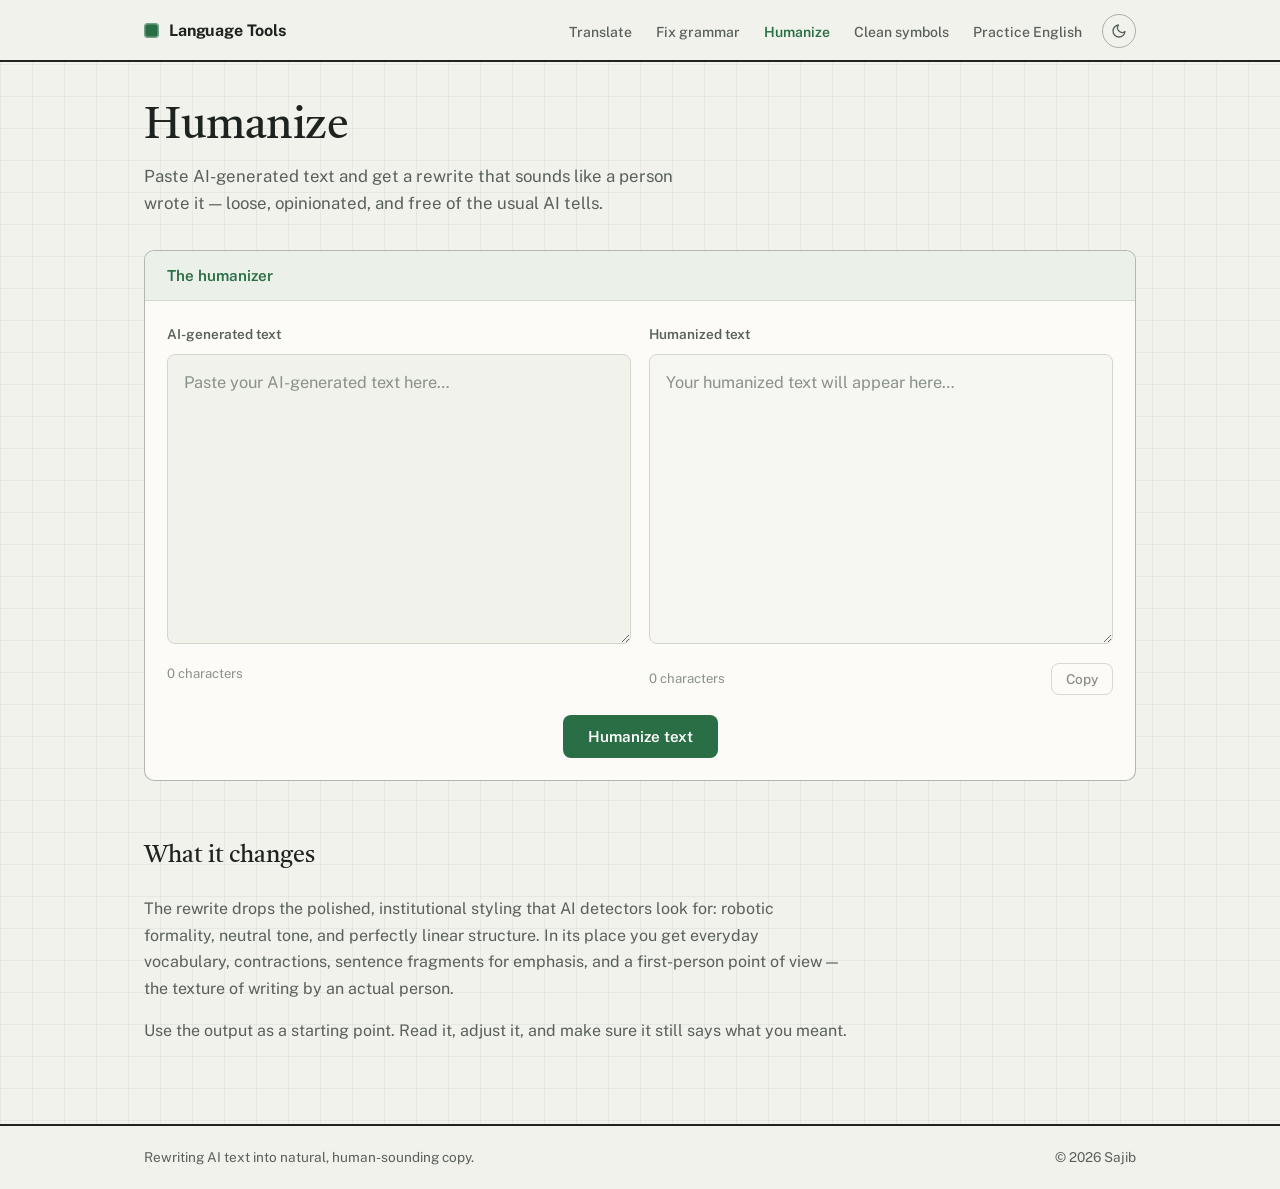
<file: public/humanize.html>
<!DOCTYPE html>
<html lang="en">

<head>
    <meta charset="UTF-8">
    <meta name="viewport" content="width=device-width, initial-scale=1.0">

    <title>AI Text Humanizer – Free Tool to Make AI Writing Sound Human</title>
    <meta name="description" content="Free AI text humanizer. Paste AI-generated text and get a natural, human-sounding rewrite that reads like a real person wrote it. No sign-up required.">
    <meta name="author" content="Sajib">
    <meta name="robots" content="index, follow">
    <meta name="theme-color" content="#2A6E45">

    <meta property="og:type" content="website">
    <meta property="og:url" content="https://translatedby-ai.netlify.app/humanize">
    <meta property="og:title" content="AI Text Humanizer – Make AI Writing Sound Human">
    <meta property="og:description" content="Paste AI-generated text and get a natural, human-sounding rewrite. Free, no sign-up.">
    <meta property="twitter:card" content="summary">
    <link rel="canonical" href="https://translatedby-ai.netlify.app/humanize">

    <link rel="icon" href="data:image/svg+xml,%3Csvg xmlns='http://www.w3.org/2000/svg' viewBox='0 0 16 16'%3E%3Crect width='16' height='16' rx='3' fill='%232A6E45'/%3E%3C/svg%3E">

    <link rel="preconnect" href="https://fonts.googleapis.com">
    <link rel="preconnect" href="https://fonts.gstatic.com" crossorigin>
    <link href="https://fonts.googleapis.com/css2?family=Public+Sans:wght@400;500;600;700&family=Tiro+Bangla:ital@0;1&display=swap" rel="stylesheet">
    <script src="assets/site.js"></script>
    <link rel="stylesheet" href="assets/site.css">

    <style>
        :root { --tool: var(--ink-humanize); --tool-solid: var(--solid-humanize); }

        .humanize-grid {
            display: grid;
            grid-template-columns: 1fr 1fr;
            gap: 18px;
        }

        textarea.field { min-height: 260px; }

        .panel-foot {
            display: flex;
            justify-content: space-between;
            align-items: center;
            gap: 12px;
            margin-top: 10px;
            font-size: 0.82rem;
            color: var(--ink-faint);
        }

        .tool-actions {
            display: flex;
            justify-content: center;
            margin-top: 20px;
        }

        @media (max-width: 720px) {
            .humanize-grid { grid-template-columns: 1fr; }
            textarea.field { min-height: 160px; }
        }
    </style>
</head>

<body>

    <header class="topbar">
        <div class="topbar-inner">
            <a class="brand" href="/">
                <span class="brand-mark" aria-hidden="true"></span>
                Language Tools
            </a>
            <div class="topbar-right">
                <nav class="toolstrip" aria-label="Tools">
                    <a href="/translate">Translate</a>
                    <a href="/grammerfixer">Fix grammar</a>
                    <a href="/humanize" class="is-here">Humanize</a>
                    <a href="/sremover">Clean symbols</a>
                    <a href="/chat">Practice English</a>
                </nav>
                <button class="theme-btn" type="button" data-theme-toggle aria-label="Switch to dark mode" title="Switch to dark mode">
                    <svg class="icon-moon" width="16" height="16" viewBox="0 0 24 24" fill="none" stroke="currentColor" stroke-width="2" stroke-linecap="round" stroke-linejoin="round" aria-hidden="true"><path d="M21 12.79A9 9 0 1 1 11.21 3 7 7 0 0 0 21 12.79z"></path></svg>
                    <svg class="icon-sun" width="16" height="16" viewBox="0 0 24 24" fill="none" stroke="currentColor" stroke-width="2" stroke-linecap="round" stroke-linejoin="round" aria-hidden="true"><circle cx="12" cy="12" r="5"></circle><line x1="12" y1="1" x2="12" y2="4"></line><line x1="12" y1="20" x2="12" y2="23"></line><line x1="4.22" y1="4.22" x2="6.34" y2="6.34"></line><line x1="17.66" y1="17.66" x2="19.78" y2="19.78"></line><line x1="1" y1="12" x2="4" y2="12"></line><line x1="20" y1="12" x2="23" y2="12"></line><line x1="4.22" y1="19.78" x2="6.34" y2="17.66"></line><line x1="17.66" y1="6.34" x2="19.78" y2="4.22"></line></svg>
                </button>
            </div>
        </div>
    </header>

    <main class="page">

        <div class="masthead">
            <h1>Humanize</h1>
            <p class="lede">
                Paste AI-generated text and get a rewrite that sounds like a person wrote it —
                loose, opinionated, and free of the usual AI tells.
            </p>
        </div>

        <section class="instrument" role="main" aria-label="AI text humanizer tool">
            <div class="instrument-head">The humanizer</div>
            <div class="instrument-body">
                <div class="humanize-grid">
                    <div>
                        <label class="field-label" for="inputText">AI-generated text</label>
                        <textarea id="inputText" class="field" rows="10"
                            placeholder="Paste your AI-generated text here…"
                            aria-label="AI generated text to humanize"></textarea>
                        <div class="panel-foot">
                            <span id="inputCounter">0 characters</span>
                        </div>
                    </div>
                    <div>
                        <label class="field-label" for="outputText">Humanized text</label>
                        <textarea id="outputText" class="field" rows="10" readonly
                            placeholder="Your humanized text will appear here…"
                            aria-label="Humanized text output"></textarea>
                        <div class="panel-foot">
                            <span id="outputCounter">0 characters</span>
                            <button class="btn btn-ghost btn-sm" id="copyBtn" disabled>Copy</button>
                        </div>
                    </div>
                </div>

                <div class="tool-actions">
                    <button class="btn btn-primary" id="humanizeBtn">Humanize text</button>
                </div>
            </div>
        </section>

        <section class="section" aria-label="What the humanizer changes">
            <h2>What it changes</h2>
            <div class="prose">
                <p>
                    The rewrite drops the polished, institutional styling that AI detectors look for:
                    robotic formality, neutral tone, and perfectly linear structure. In its place you
                    get everyday vocabulary, contractions, sentence fragments for emphasis, and a
                    first-person point of view — the texture of writing by an actual person.
                </p>
                <p>
                    Use the output as a starting point. Read it, adjust it, and make sure it still
                    says what you meant.
                </p>
            </div>
        </section>

    </main>

    <footer class="foot">
        <div class="foot-inner">
            <span>Rewriting AI text into natural, human-sounding copy.</span>
            <span>© 2026 Sajib</span>
        </div>
    </footer>

    <script>
        document.addEventListener("DOMContentLoaded", () => {
            const inputText = document.getElementById("inputText");
            const outputText = document.getElementById("outputText");
            const humanizeBtn = document.getElementById("humanizeBtn");
            const copyBtn = document.getElementById("copyBtn");
            const inputCounter = document.getElementById("inputCounter");
            const outputCounter = document.getElementById("outputCounter");

            inputText.addEventListener("input", () => {
                const length = inputText.value.length;
                inputCounter.textContent = `${length} character${length === 1 ? "" : "s"}`;
            });

            humanizeBtn.addEventListener("click", async () => {
                const textToProcess = inputText.value.trim();

                if (!textToProcess) {
                    alert("Please paste some text to humanize first.");
                    return;
                }

                humanizeBtn.disabled = true;
                humanizeBtn.innerHTML = "Humanizing<span class='spinner'></span>";
                copyBtn.disabled = true;

                try {
                    const response = await fetch("/.netlify/functions/humanize", {
                        method: "POST",
                        headers: { "Content-Type": "application/json" },
                        body: JSON.stringify({ text: textToProcess }),
                    });

                    const data = await response.json();

                    if (!response.ok) {
                        throw new Error(data.error || "An unexpected error occurred.");
                    }

                    outputText.value = data.humanizedText;
                    outputCounter.textContent = `${data.humanizedText.length} characters`;
                    copyBtn.disabled = false;
                } catch (error) {
                    alert(`Error: ${error.message}`);
                    outputText.value = "";
                    outputCounter.textContent = "0 characters";
                } finally {
                    humanizeBtn.disabled = false;
                    humanizeBtn.textContent = "Humanize text";
                }
            });

            copyBtn.addEventListener("click", () => {
                if (!outputText.value) return;

                navigator.clipboard.writeText(outputText.value)
                    .then(() => {
                        const originalText = copyBtn.textContent;
                        copyBtn.textContent = "Copied";
                        setTimeout(() => { copyBtn.textContent = originalText; }, 2000);
                    })
                    .catch(err => console.error("Could not copy text: ", err));
            });
        });
    </script>
</body>
</html>
</file>
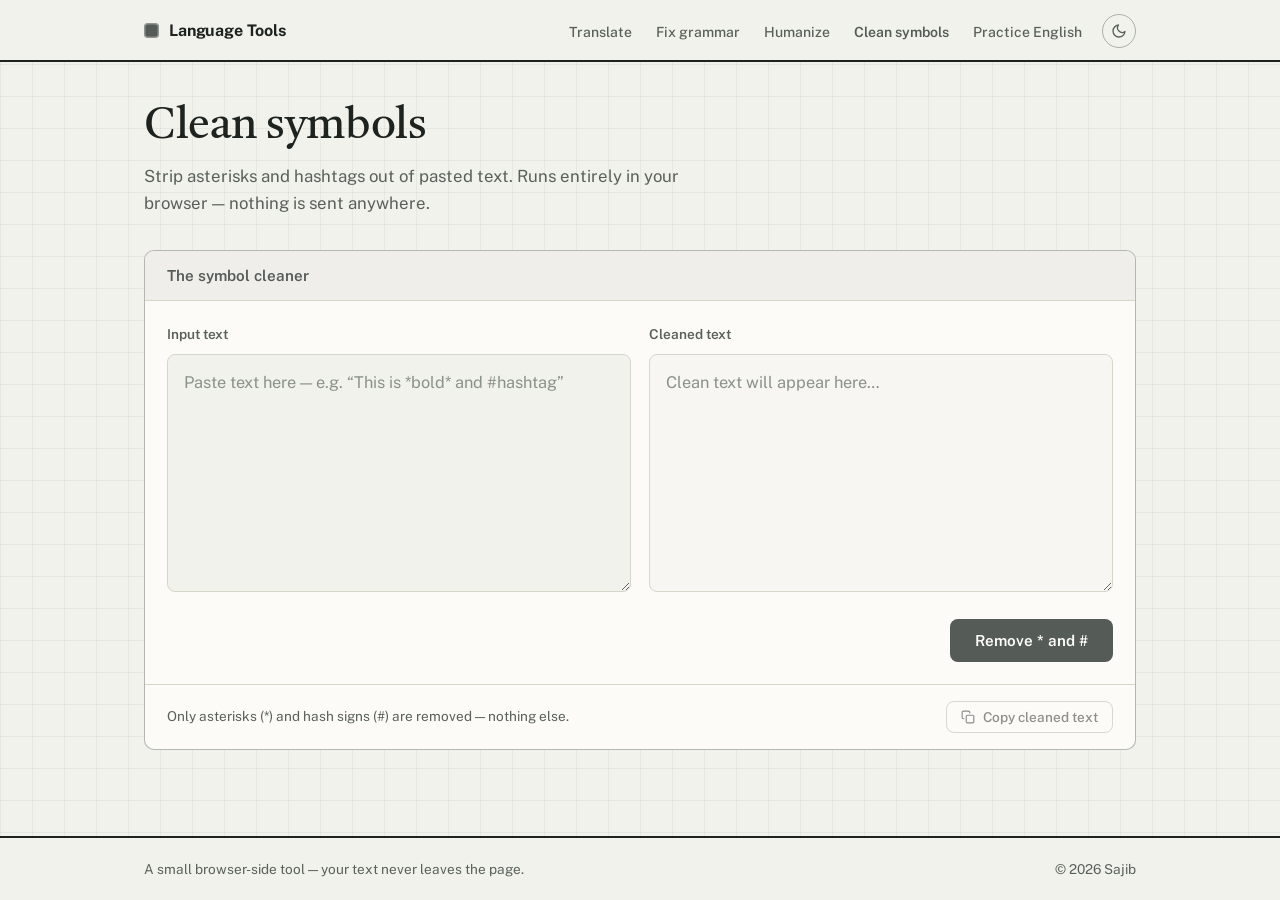
<file: public/sremover.html>
<!DOCTYPE html>
<html lang="en">

<head>
    <meta charset="UTF-8">
    <meta name="viewport" content="width=device-width, initial-scale=1.0">

    <title>Symbol Remover – Free Tool to Strip Asterisks & Hashtags from Text</title>
    <meta name="description" content="Free online symbol remover tool. Remove unwanted symbols like asterisks (*) and hashtags (#) from your text instantly.">
    <meta name="keywords" content="symbol remover, remove asterisks, remove hashtags, clean text, text cleaner tool, remove special characters">
    <meta name="author" content="Sajib">
    <meta name="robots" content="index, follow">
    <meta name="theme-color" content="#555B56">

    <meta property="og:type" content="website">
    <meta property="og:url" content="https://translatedby-ai.netlify.app/sremover">
    <meta property="og:title" content="Symbol Remover">
    <meta property="og:description" content="Free online symbol remover tool. Remove unwanted symbols like asterisks (*) and hashtags (#) from your text instantly.">
    <meta property="og:image" content="https://translatedby-ai.netlify.app/og-image.jpg">
    <meta property="twitter:card" content="summary_large_image">
    <meta property="twitter:url" content="https://translatedby-ai.netlify.app/sremover">
    <meta property="twitter:title" content="Symbol Remover">
    <meta property="twitter:description" content="Free online symbol remover tool. Remove unwanted symbols like asterisks (*) and hashtags (#) from your text instantly.">
    <link rel="canonical" href="https://translatedby-ai.netlify.app/sremover">

    <link rel="icon" href="data:image/svg+xml,%3Csvg xmlns='http://www.w3.org/2000/svg' viewBox='0 0 16 16'%3E%3Crect width='16' height='16' rx='3' fill='%23555B56'/%3E%3C/svg%3E">

    <link rel="preconnect" href="https://fonts.googleapis.com">
    <link rel="preconnect" href="https://fonts.gstatic.com" crossorigin>
    <link href="https://fonts.googleapis.com/css2?family=Public+Sans:wght@400;500;600;700&family=Tiro+Bangla:ital@0;1&display=swap" rel="stylesheet">
    <script src="assets/site.js"></script>
    <link rel="stylesheet" href="assets/site.css">

    <style>
        :root { --tool: var(--ink-clean); --tool-solid: var(--solid-clean); }

        .clean-grid {
            display: grid;
            grid-template-columns: 1fr 1fr;
            gap: 18px;
        }

        .tool-actions {
            display: flex;
            align-items: center;
            justify-content: space-between;
            gap: 14px;
            flex-wrap: wrap;
            margin-top: 18px;
        }

        @media (max-width: 720px) {
            .clean-grid { grid-template-columns: 1fr; }
            .tool-actions .btn { width: 100%; }
        }
    </style>
</head>

<body>

    <header class="topbar">
        <div class="topbar-inner">
            <a class="brand" href="/">
                <span class="brand-mark" aria-hidden="true"></span>
                Language Tools
            </a>
            <div class="topbar-right">
                <nav class="toolstrip" aria-label="Tools">
                    <a href="/translate">Translate</a>
                    <a href="/grammerfixer">Fix grammar</a>
                    <a href="/humanize">Humanize</a>
                    <a href="/sremover" class="is-here">Clean symbols</a>
                    <a href="/chat">Practice English</a>
                </nav>
                <button class="theme-btn" type="button" data-theme-toggle aria-label="Switch to dark mode" title="Switch to dark mode">
                    <svg class="icon-moon" width="16" height="16" viewBox="0 0 24 24" fill="none" stroke="currentColor" stroke-width="2" stroke-linecap="round" stroke-linejoin="round" aria-hidden="true"><path d="M21 12.79A9 9 0 1 1 11.21 3 7 7 0 0 0 21 12.79z"></path></svg>
                    <svg class="icon-sun" width="16" height="16" viewBox="0 0 24 24" fill="none" stroke="currentColor" stroke-width="2" stroke-linecap="round" stroke-linejoin="round" aria-hidden="true"><circle cx="12" cy="12" r="5"></circle><line x1="12" y1="1" x2="12" y2="4"></line><line x1="12" y1="20" x2="12" y2="23"></line><line x1="4.22" y1="4.22" x2="6.34" y2="6.34"></line><line x1="17.66" y1="17.66" x2="19.78" y2="19.78"></line><line x1="1" y1="12" x2="4" y2="12"></line><line x1="20" y1="12" x2="23" y2="12"></line><line x1="4.22" y1="19.78" x2="6.34" y2="17.66"></line><line x1="17.66" y1="6.34" x2="19.78" y2="4.22"></line></svg>
                </button>
            </div>
        </div>
    </header>

    <main class="page">

        <div class="masthead">
            <h1>Clean symbols</h1>
            <p class="lede">
                Strip asterisks and hashtags out of pasted text. Runs entirely in your browser —
                nothing is sent anywhere.
            </p>
        </div>

        <section class="instrument" role="main" aria-label="Symbol remover tool">
            <div class="instrument-head">The symbol cleaner</div>
            <div class="instrument-body">
                <div class="clean-grid">
                    <div>
                        <label class="field-label" for="inputText">Input text</label>
                        <textarea id="inputText" class="field" rows="8"
                            placeholder="Paste text here — e.g. “This is *bold* and #hashtag”"
                            aria-label="Text to clean"></textarea>
                    </div>
                    <div>
                        <label class="field-label" for="outputText">Cleaned text</label>
                        <textarea id="outputText" class="field" rows="8" readonly
                            placeholder="Clean text will appear here…"
                            aria-label="Cleaned text output"></textarea>
                    </div>
                </div>

                <div class="tool-actions">
                    <p id="status" class="status" role="status" aria-live="polite"></p>
                    <button class="btn btn-primary" id="cleanBtn">Remove * and #</button>
                </div>
            </div>
            <div class="instrument-foot">
                <span style="font-size: 0.85rem; color: var(--ink-soft);">Only asterisks (*) and hash signs (#) are removed — nothing else.</span>
                <button class="btn btn-ghost btn-sm" id="copyBtn" disabled>
                    <svg width="14" height="14" viewBox="0 0 24 24" fill="none" stroke="currentColor"
                        stroke-width="2" stroke-linecap="round" stroke-linejoin="round" aria-hidden="true">
                        <rect x="9" y="9" width="13" height="13" rx="2" ry="2"></rect>
                        <path d="M5 15H4a2 2 0 0 1-2-2V4a2 2 0 0 1 2-2h9a2 2 0 0 1 2 2v1"></path>
                    </svg>
                    <span id="copyLabel">Copy cleaned text</span>
                </button>
            </div>
        </section>

    </main>

    <footer class="foot">
        <div class="foot-inner">
            <span>A small browser-side tool — your text never leaves the page.</span>
            <span>© 2026 Sajib</span>
        </div>
    </footer>

    <script>
        document.addEventListener('DOMContentLoaded', () => {
            const inputText = document.getElementById('inputText');
            const outputText = document.getElementById('outputText');
            const cleanBtn = document.getElementById('cleanBtn');
            const copyBtn = document.getElementById('copyBtn');
            const copyLabel = document.getElementById('copyLabel');
            const status = document.getElementById('status');

            cleanBtn.addEventListener('click', () => {
                const input = inputText.value;

                if (!input) {
                    status.textContent = 'Please enter some text first.';
                    status.className = 'status err';
                    outputText.value = '';
                    copyBtn.disabled = true;
                    return;
                }

                outputText.value = input.replace(/[*#]/g, '');
                status.textContent = 'Symbols removed.';
                status.className = 'status ok';
                copyBtn.disabled = false;
            });

            copyBtn.addEventListener('click', async () => {
                if (!outputText.value) return;
                try {
                    await navigator.clipboard.writeText(outputText.value);
                    copyLabel.textContent = 'Copied';
                    setTimeout(() => { copyLabel.textContent = 'Copy cleaned text'; }, 2000);
                } catch (err) {
                    console.error('Failed to copy text: ', err);
                }
            });
        });
    </script>
</body>
</html>
</file>
<file: public/assets/site.css>
/* ═══════════════════════════════════════════════════════════
   Language Tools — shared design system
   Concept: the language workbench. Cool graph-paper ground,
   ink text, one ink color per tool (color = wayfinding).
   ═══════════════════════════════════════════════════════════ */

:root {
    /* Ground */
    --paper: #F1F2EC;
    --card: #FCFBF7;
    --ink: #1E2320;
    --ink-soft: #59605A;
    --ink-faint: #8A9188;
    --rule: #D5D6CA;
    --status-err: #A33217;

    /* Tool inks — text, borders, accents; adapted per theme */
    --ink-translate: #2149C6;
    --ink-grammar: #BF3B1F;
    --ink-humanize: #2A6E45;
    --ink-clean: #555B56;
    --ink-tutor: #9A6700;

    /* Solid tool colors — button/bubble backgrounds; constant across themes */
    --solid-translate: #2149C6;
    --solid-grammar: #BF3B1F;
    --solid-humanize: #2A6E45;
    --solid-clean: #555B56;
    --solid-tutor: #9A6700;

    /* Tool ink — overridden per page */
    --tool: var(--ink);
    --tool-solid: var(--ink);

    /* Type */
    --font-display: 'Tiro Bangla', 'Public Sans', serif;
    --font-body: 'Public Sans', -apple-system, 'Segoe UI', sans-serif;

    --radius: 10px;
    --maxw: 1040px;

    color-scheme: light;
}

/* Dark palette: applied only when the visitor toggles it on.
   Light is the default; the system preference is not followed. */
:root[data-theme="dark"] {
    --paper: #191D1B;
    --card: #212623;
    --ink: #E9EAE3;
    --ink-soft: #A9AFA8;
    --ink-faint: #7A817A;
    --rule: #3B423D;
    --status-err: #F08A6E;

    --ink-translate: #8FA9F2;
    --ink-grammar: #EC8062;
    --ink-humanize: #6FBF90;
    --ink-clean: #B4BAB3;
    --ink-tutor: #E0A94B;

    color-scheme: dark;
}

* { box-sizing: border-box; }

body {
    margin: 0;
    font-family: var(--font-body);
    font-size: 1rem;
    line-height: 1.65;
    color: var(--ink);
    background-color: var(--paper);
    background-image:
        linear-gradient(color-mix(in srgb, var(--ink) 5%, transparent) 1px, transparent 1px),
        linear-gradient(90deg, color-mix(in srgb, var(--ink) 5%, transparent) 1px, transparent 1px);
    background-size: 32px 32px;
    min-height: 100vh;
    display: flex;
    flex-direction: column;
    -webkit-font-smoothing: antialiased;
}

::selection { background: var(--ink); color: var(--paper); }

a { color: inherit; }

:focus-visible {
    outline: 2px solid var(--tool);
    outline-offset: 2px;
    border-radius: 2px;
}

/* ── Shared chrome ─────────────────────────────────────── */

.topbar {
    border-bottom: 2px solid var(--ink);
    background: var(--paper);
}

.topbar-inner {
    max-width: var(--maxw);
    margin: 0 auto;
    padding: 14px 24px 0;
    display: flex;
    align-items: center;
    justify-content: space-between;
    gap: 16px;
    flex-wrap: wrap;
}

.brand {
    display: inline-flex;
    align-items: center;
    gap: 10px;
    text-decoration: none;
    font-weight: 700;
    font-size: 1rem;
    letter-spacing: -0.01em;
    padding-bottom: 12px;
}

.brand-mark {
    width: 15px;
    height: 15px;
    border-radius: 4px;
    background: var(--tool);
    box-shadow: inset 0 0 0 1.5px rgba(255, 255, 255, 0.35);
    flex-shrink: 0;
}

.toolstrip {
    display: flex;
    gap: 4px;
    overflow-x: auto;
    scrollbar-width: none;
    max-width: 100%;
    min-width: 0;
}

.toolstrip::-webkit-scrollbar { display: none; }

.toolstrip a {
    text-decoration: none;
    font-size: 0.875rem;
    font-weight: 500;
    color: var(--ink-soft);
    padding: 4px 10px 12px;
    white-space: nowrap;
    border-bottom: 2px solid transparent;
    margin-bottom: -2px;
    transition: color 0.15s;
}

.toolstrip a:hover { color: var(--ink); }

.toolstrip a.is-here {
    color: var(--tool);
    font-weight: 600;
    border-bottom-color: var(--tool);
}

/* ── Theme toggle ──────────────────────────────────────── */

.topbar-right {
    display: flex;
    align-items: center;
    gap: 10px;
    min-width: 0;
}

.theme-btn {
    flex-shrink: 0;
    width: 34px;
    height: 34px;
    border-radius: 50%;
    border: 1.5px solid color-mix(in srgb, var(--ink) 32%, transparent);
    background: transparent;
    color: var(--ink-soft);
    display: inline-flex;
    align-items: center;
    justify-content: center;
    cursor: pointer;
    margin-bottom: 12px;
    transition: color 0.15s, border-color 0.15s;
}

.theme-btn:hover { color: var(--ink); border-color: var(--ink-faint); }

.theme-btn .icon-sun { display: none; }

:root[data-theme="dark"] .theme-btn .icon-moon { display: none; }
:root[data-theme="dark"] .theme-btn .icon-sun { display: block; }

/* ── Page scaffolding ──────────────────────────────────── */

.page {
    width: 100%;
    max-width: var(--maxw);
    margin: 0 auto;
    padding: 40px 24px 64px;
    flex: 1;
}

.masthead { margin-bottom: 32px; }

.masthead h1 {
    font-family: var(--font-display);
    font-weight: 400;
    font-size: clamp(2rem, 4.5vw, 2.75rem);
    line-height: 1.15;
    letter-spacing: -0.01em;
    margin: 0 0 10px;
}

.masthead .lede {
    font-size: 1.05rem;
    color: var(--ink-soft);
    max-width: 34em;
    margin: 0;
}

.chips {
    display: flex;
    flex-wrap: wrap;
    gap: 8px;
    margin-top: 16px;
    list-style: none;
    padding: 0;
}

.chips li, .chip {
    font-size: 0.78rem;
    font-weight: 500;
    color: var(--ink-soft);
    background: var(--card);
    border: 1px solid var(--rule);
    border-radius: 999px;
    padding: 3px 12px;
    white-space: nowrap;
}

/* ── The instrument (tool panel) ───────────────────────── */

.instrument {
    background: var(--card);
    border: 1px solid color-mix(in srgb, var(--ink) 32%, transparent);
    border-radius: var(--radius);
    overflow: hidden;
}

.instrument-head {
    padding: 12px 22px;
    font-weight: 600;
    font-size: 0.95rem;
    color: var(--tool);
    background: color-mix(in srgb, var(--tool) 8%, var(--card));
    border-bottom: 1px solid var(--rule);
}

.instrument-body { padding: 22px; }

.instrument-foot {
    padding: 16px 22px;
    border-top: 1px solid var(--rule);
    display: flex;
    justify-content: space-between;
    align-items: center;
    gap: 12px;
    flex-wrap: wrap;
}

/* ── Fields ────────────────────────────────────────────── */

.field {
    width: 100%;
    font-family: var(--font-body);
    font-size: 1.02rem;
    line-height: 1.6;
    color: var(--ink);
    background: var(--paper);
    border: 1px solid var(--rule);
    border-radius: 8px;
    padding: 14px 16px;
    resize: vertical;
}

.field::placeholder { color: var(--ink-faint); }

.field:focus {
    outline: none;
    border-color: var(--tool);
    box-shadow: 0 0 0 3px color-mix(in srgb, var(--tool) 15%, transparent);
}

.field[readonly] { background: color-mix(in srgb, var(--tool) 3%, var(--card)); }

.field-label {
    display: block;
    font-size: 0.85rem;
    font-weight: 600;
    color: var(--ink-soft);
    margin-bottom: 8px;
}

/* ── Buttons ───────────────────────────────────────────── */

.btn {
    font-family: var(--font-body);
    font-size: 0.95rem;
    font-weight: 600;
    padding: 12px 24px;
    border-radius: 8px;
    border: 1.5px solid transparent;
    cursor: pointer;
    transition: filter 0.15s, background-color 0.15s, color 0.15s;
    text-decoration: none;
    display: inline-flex;
    align-items: center;
    justify-content: center;
    gap: 8px;
}

.btn:active { transform: translateY(1px); }

.btn:disabled { opacity: 0.5; cursor: not-allowed; transform: none; }

.btn-primary {
    background: var(--tool-solid);
    color: #FFFFFF;
}

.btn-primary:hover:not(:disabled) { filter: brightness(0.9); }

.btn-ghost {
    background: transparent;
    color: var(--ink);
    border-color: color-mix(in srgb, var(--ink) 32%, transparent);
}

.btn-ghost:hover:not(:disabled) { background: var(--card); }

.btn-sm {
    font-size: 0.85rem;
    padding: 7px 14px;
    font-weight: 500;
}

/* ── Status / feedback ─────────────────────────────────── */

.status {
    font-size: 0.9rem;
    min-height: 1.4em;
    margin: 12px 0 0;
}

.status.ok { color: var(--tool); font-weight: 500; }
.status.err { color: var(--status-err); font-weight: 500; }

.spinner {
    display: inline-block;
    width: 14px;
    height: 14px;
    border: 2px solid rgba(255, 255, 255, 0.35);
    border-radius: 50%;
    border-top-color: #fff;
    animation: spin 0.9s linear infinite;
    vertical-align: -2px;
    margin-left: 6px;
}

@keyframes spin { to { transform: rotate(360deg); } }

/* ── Sections & prose ──────────────────────────────────── */

.section { margin-top: 56px; }

.section > h2 {
    font-family: var(--font-display);
    font-weight: 400;
    font-size: 1.5rem;
    margin: 0 0 20px;
}

.prose { color: var(--ink-soft); max-width: 44em; }
.prose p { margin: 0 0 1em; }

/* ── FAQ (native details) ──────────────────────────────── */

.faq-item { border-top: 1px solid var(--rule); }
.faq-item:last-child { border-bottom: 1px solid var(--rule); }

.faq-item summary {
    list-style: none;
    cursor: pointer;
    padding: 16px 36px 16px 0;
    font-weight: 500;
    position: relative;
}

.faq-item summary::-webkit-details-marker { display: none; }

.faq-item summary::after {
    content: "+";
    position: absolute;
    right: 6px;
    top: 50%;
    transform: translateY(-50%);
    font-size: 1.25rem;
    font-weight: 400;
    color: var(--ink-faint);
    transition: transform 0.2s;
}

.faq-item[open] summary::after { content: "–"; }

.faq-item .faq-answer {
    padding: 0 36px 18px 0;
    color: var(--ink-soft);
    font-size: 0.95rem;
    max-width: 46em;
}

/* ── Footer ────────────────────────────────────────────── */

.foot {
    border-top: 2px solid var(--ink);
    background: var(--paper);
}

.foot-inner {
    max-width: var(--maxw);
    margin: 0 auto;
    padding: 20px 24px;
    display: flex;
    justify-content: space-between;
    align-items: baseline;
    gap: 16px;
    flex-wrap: wrap;
    font-size: 0.85rem;
    color: var(--ink-soft);
}

.foot-inner a { color: inherit; }

/* ── Reduced motion ────────────────────────────────────── */

@media (prefers-reduced-motion: reduce) {
    *, *::before, *::after {
        animation-duration: 0.01ms !important;
        transition-duration: 0.01ms !important;
    }
}
</file>
